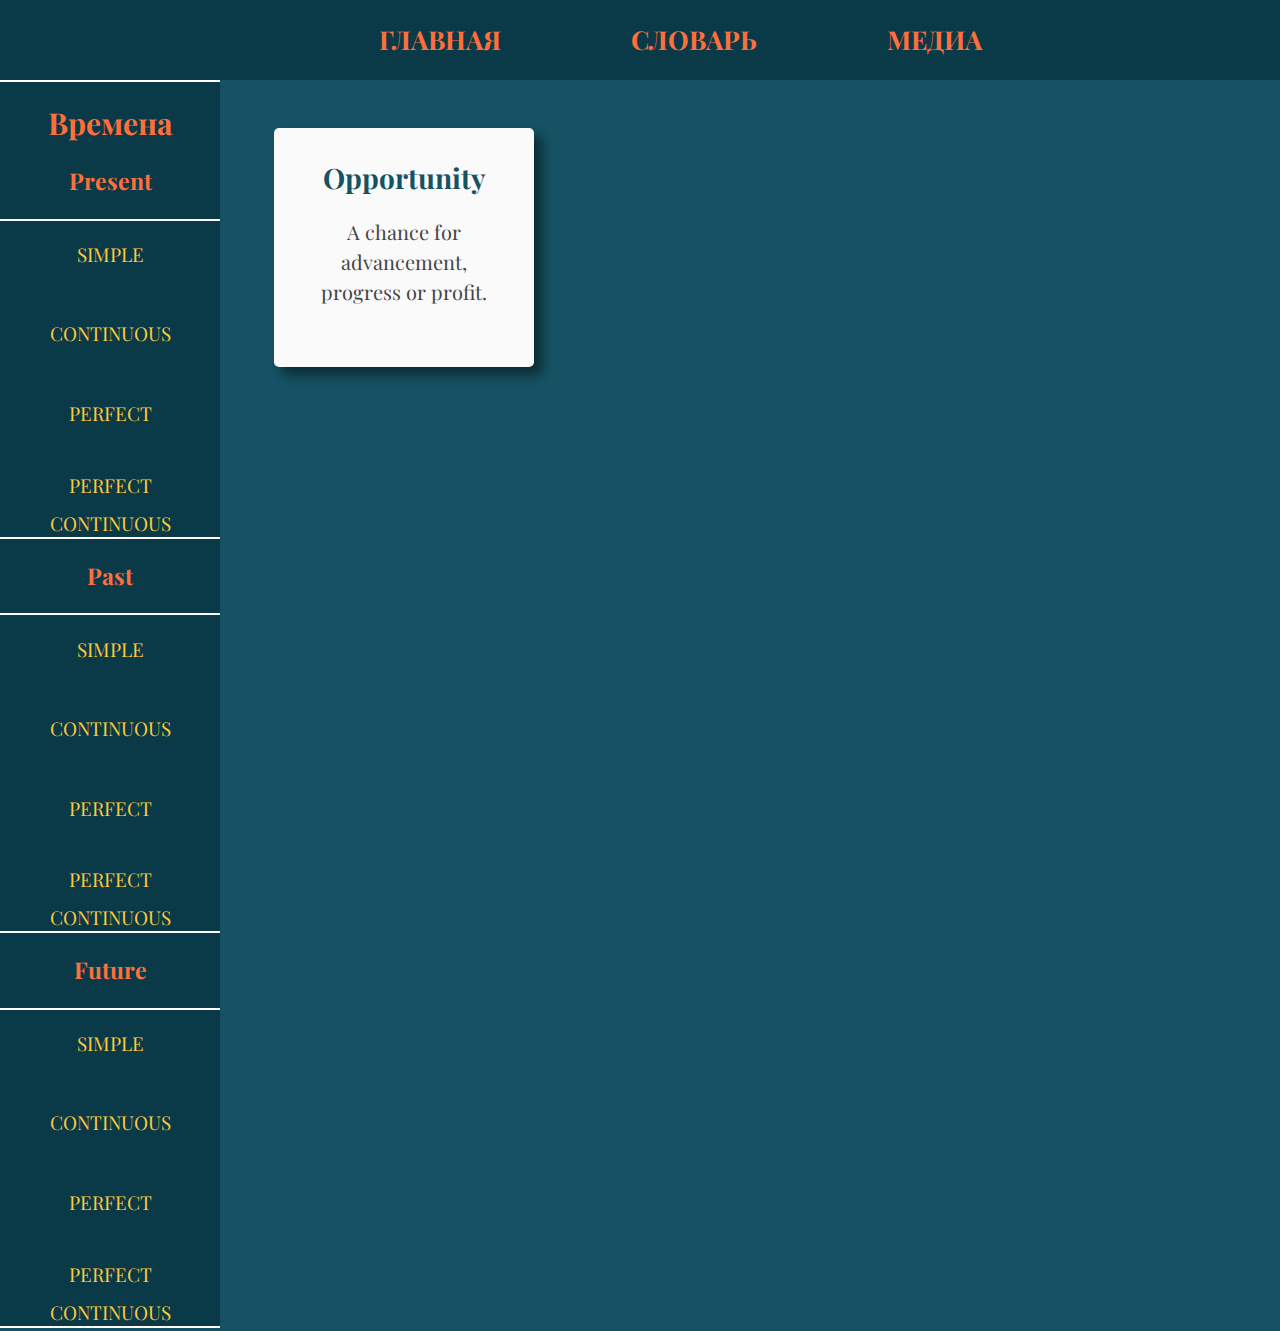
<file: index.html>
<!DOCTYPE html>
<html>

<head>
    <meta charset="UTF-8">
    <title>Главная</title>
     <meta name="viewport" content="width=device-width, initial-scale=1">
    <!-- Подключаем UIKit по ссылке с api.oneteacher.space -->
    <link rel="stylesheet" href="css/uikit.min.css">
    <link rel="stylesheet" href="css/style.css">
</head>
<body>
    <div class="uk-navbar-container">
        <div class="uk-container uk-container-expand">
            <nav class="uk-navbar">

                <div class="uk-navbar-left">
                    <div class="uk-navbar-item uk-logo uk-text-bold uk-text-danger">
                    </div>
                </div>
                <div class="uk-navbar-center">
                    <a href="index.html" class="uk-margin-center a"> ГЛАВНАЯ</a>
                    <a href="pokedex.html" class=" uk-margin-center a"> СЛОВАРЬ</a>
                    <a href="media.html" class=" uk-margin-center a"> МЕДИА</a>
                </div>
                <div class="uk-navbar-right">

                </div>

            </nav>
        </div>
    </div>

    <div class="mainSection">

            <div class="uk-width-1-5 border2">
                <h4>Времена</h4>
                <p class="tenses">Present</p>
                <div class="uk-inline">
                    <button class="uk-button border2" type="button">Simple</button>
                    <div class="uk-background-secondary uk-light uk-width-large" uk-dropdown="pos: right-center; mode: click">Действие совершается постоянно<br>Как формируется: V / Vs<br>Вспомогательный глагол: do / does</div>
                </div>
                <div class="uk-inline">
                    <button class="uk-button " type="button">Continuous</button>
                    <div class="uk-background-secondary uk-light uk-width-large" uk-dropdown="pos: right-center; mode: click">Действие совершается сейчас<br>Как формируется: am/is/are + Ving</div>
                </div>
                <div class="uk-inline">
                    <button class="uk-button " type="button">Perfect</button>
                    <div class="uk-background-secondary uk-light uk-width-large" uk-dropdown="pos: right-center; mode: click">Действие совершилось и имеет связь с настоящим<br>Как формируется: have/has + Ved/V3</div>
                </div>
                <div class="uk-inline">
                    <button class="uk-button border" type="button">Perfect Continuous</button>
                    <div class="uk-background-secondary uk-light uk-width-large" uk-dropdown="pos: right-center; mode: click">Начатое действие продолжается<br>Как формируется: have/has + been + Ving</div>
                </div>
                <p class="tenses">Past</p>
                <div class="uk-inline">
                    <button class="uk-button border2" type="button">Simple</button>
                    <div class="uk-background-secondary uk-light uk-width-large" uk-dropdown="pos: right-center; mode: click">Действие совершилось<br>Как формируется: Ved/V2<br>Вспомогательный глагол: did</div>
                </div>
                <div class="uk-inline">
                    <button class="uk-button " type="button">Continuous</button>
                    <div class="uk-background-secondary uk-light uk-width-large" uk-dropdown="pos: right-center; mode: click">Действие совершалось в точное время в прошлом<br>Как формируется: was/were + Ving</div>
                </div>
                <div class="uk-inline">
                    <button class="uk-button " type="button">Perfect</button>
                    <div class="uk-background-secondary uk-light uk-width-large" uk-dropdown="pos: right-center; mode: click">Действие совершилось раньше другого действия<br>Как формируется: had + Ved/V3</div>
                </div>
                <div class="uk-inline">
                    <button class="uk-button border" type="button">Perfect Continuous</button>
                    <div class="uk-background-secondary uk-light uk-width-large" uk-dropdown="pos: right-center; mode: click">Начатое действие продолжалось до момента в прошлом<br>Как формируется: had + been + Ving</div>
                </div>
                <p class="tenses">Future</p>
                <div class="uk-inline">
                    <button class="uk-button border2" type="button">Simple</button>
                    <div class="uk-background-secondary uk-light uk-width-large" uk-dropdown="pos: right-center; mode: click">Действие совершится<br>Как формируется: will + V</div>
                </div>
                <div class="uk-inline">
                    <button class="uk-button " type="button">Continuous</button>
                    <div class="uk-background-secondary uk-light uk-width-large" uk-dropdown="pos: right-center; mode: click">Действие будет совершатся в будущем<br>Как формируется: will + be + Ving</div>
                </div>
                <div class="uk-inline">
                    <button class="uk-button " type="button">Perfect</button>
                    <div class="uk-background-secondary uk-light uk-width-large" uk-dropdown="pos: right-center; mode: click">Действие совершится раньше другого действия<br>Как формируется: will + have + Ved/V3</div>
                </div>
                <div class="uk-inline">
                    <button class="uk-button border" type="button">Perfect Continuous</button>
                    <div class="uk-background-secondary uk-light uk-width-large" uk-dropdown="pos: right-center; mode: click">Начатое действие будет продолжаться до момента в будущем<br>Как формируется: will + have + been + Ving</div>
                </div>
            </div>

            <div id="cardContainer" uk-grid="masonry: true" class="uk-container uk-container-expand">
                <div>
                    <div>
                        <div id="wordCard" class="uk-card uk-card-body dop">
                            
                            <h3 class="uk-card-title">
                                Opportunity
                            </h3>
                            <div class="card">
                                <p class="pcard">
                                A chance for advancement, progress or profit.
                            </p>
                            </div>
                        </div>
                    </div>
                </div>
                
    </div>
    </div> 
</body>
<script src="js/uikit.min.js"></script>
<script src="js/uikit-icons.min.js"></script>
<script src="js/handlebars-v4.1.2.js"></script>
<script src="js/script.js"></script>
<script>
            
</script>
</html>
</file>
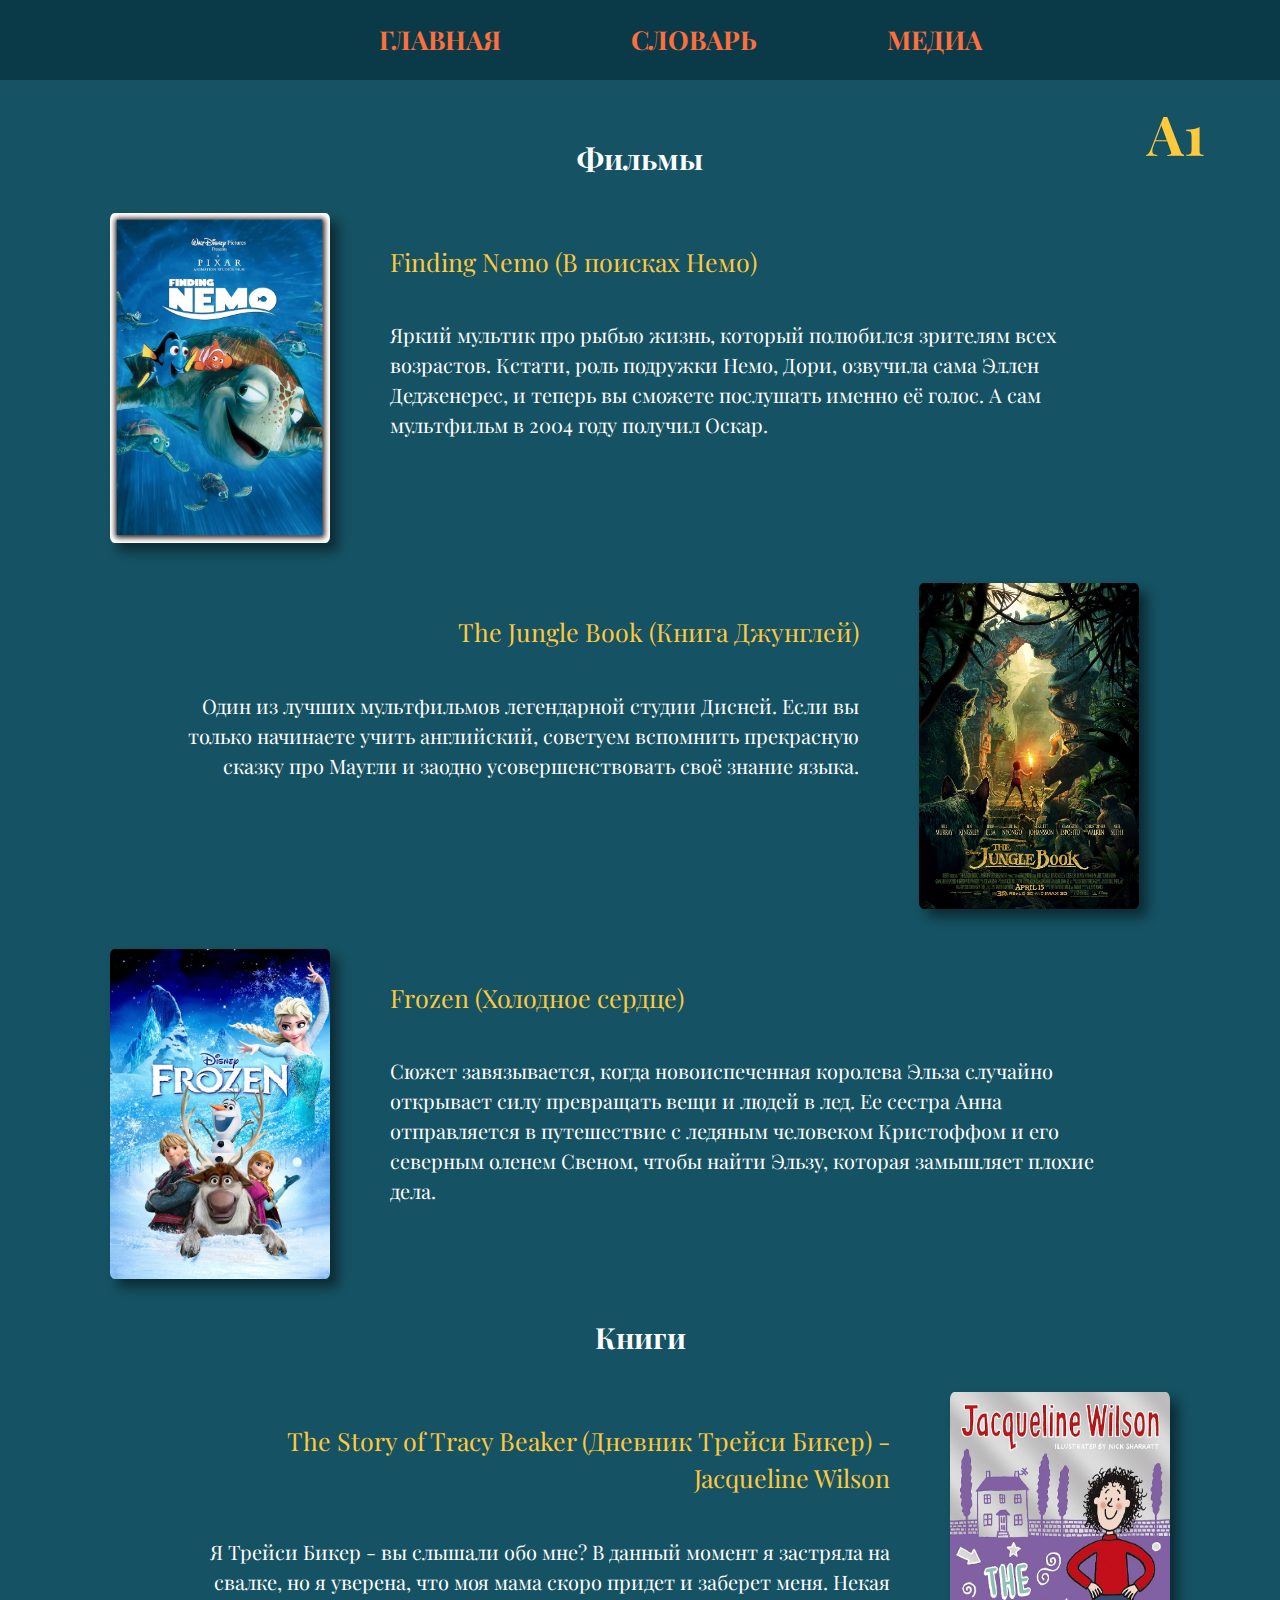
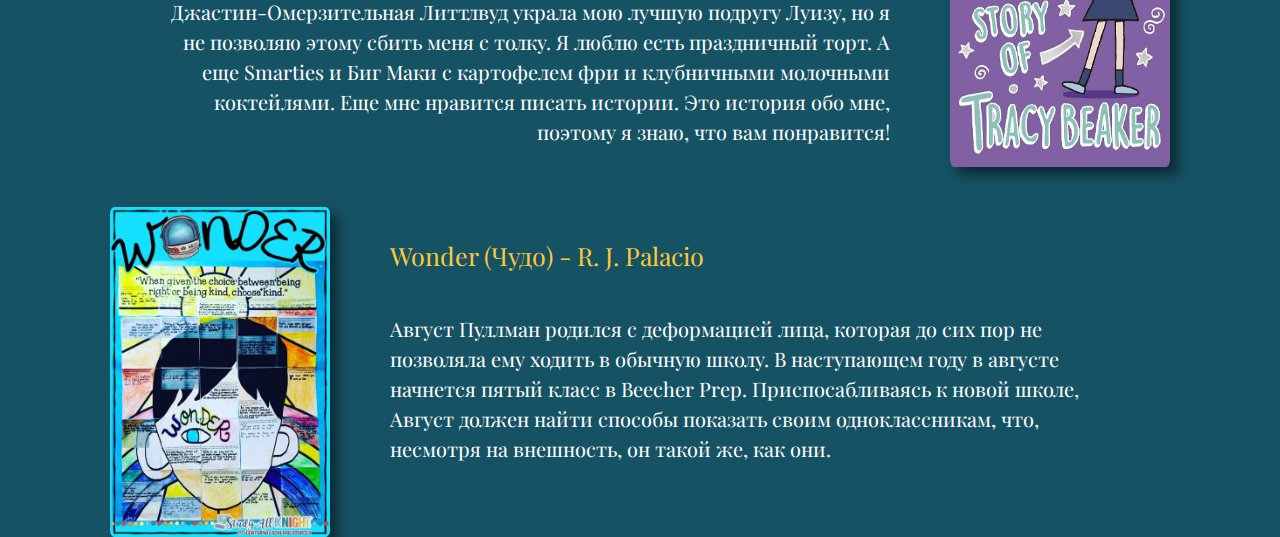
<file: a1.html>
<!DOCTYPE html>
<html>

<head>
    <meta charset="UTF-8">
    <title>A1</title>
    <meta name="viewport" content="width=device-width, initial-scale=1">
    <!-- Подключаем UIKit по ссылке с api.oneteacher.space -->
    <link rel="stylesheet" href="css/uikit.min.css">
    <link rel="stylesheet" href="css/style.css">
</head>
<body>
    <div class="uk-navbar-container">
        <div class="uk-container uk-container-large">
            <nav class="uk-navbar">

                <div class="uk-navbar-left">
                    <div class="uk-navbar-item uk-logo uk-text-bold uk-text-danger">
                    </div>
                </div>
                <div class="uk-navbar-center">
                    <a href="index.html" class="uk-margin-center a"> ГЛАВНАЯ</a>
                    <a href="pokedex.html" class=" uk-margin-center a"> СЛОВАРЬ</a>
                    <a href="media.html" class=" uk-margin-center a"> МЕДИА</a>
                </div>
                <div class="uk-navbar-right">
                </div>

            </nav>
        </div>
    </div>
    <h1 class="uk-card-title6">A1</h1>
    <div class="uk-container uk-flex uk-flex-center pok"
        uk-height-viewport="offset-top: true">
        <div class="uk-width-1-1 pok">
            <h2 class="uk-card-title4" >Фильмы</h2>
            <div class="uk-flex cart">
                <a class='img1' href="https://www.youtube.com/watch?v=SPHfeNgogVs">
                    <img class="img" src="img/nemo.jpg">
                </a>
                <div class="column">
                    <p class="topic left">Finding Nemo (В поисках Немо)</p>
                    <p class="text left">Яркий мультик про рыбью жизнь, который полюбился зрителям всех возрастов. Кстати, роль подружки Немо, Дори, озвучила сама Эллен Дедженерес, и теперь вы сможете послушать именно её голос. А сам мультфильм в 2004 году получил Оскар. </p>
                </div>
            </div>
            
            <div class="uk-flex cart">
                <div class="column">
                    <p class="topic right">The Jungle Book (Книга Джунглей)</p>
                    <p class="text right">Один из лучших мультфильмов легендарной студии Дисней. Если вы только начинаете учить английский, советуем вспомнить прекрасную сказку про Маугли и заодно усовершенствовать своё знание языка.</p>
                </div>
                <a href="https://www.youtube.com/watch?v=C4qgAaxB_pc" class="img1">
                    <img class="img" src="img/jb.jpg">
                </a>
                
            </div>

            <div class="uk-flex cart">
                <a href="https://www.youtube.com/watch?v=2Jw-AeaU5WI" class="img1">
                   <img class="img" src="img/frozen.jpg"> 
                </a>
                
                <div class="column">
                    <p class="topic">Frozen (Холодное сердце)</p>
                    <p class="text">Сюжет завязывается, когда новоиспеченная королева Эльза случайно открывает силу превращать вещи и людей в лед. Ее сестра Анна отправляется в путешествие с ледяным человеком Кристоффом и его северным оленем Свеном, чтобы найти Эльзу, которая замышляет плохие дела.</p>
                </div>
            </div>

            <h2 class="uk-card-title4" >Книги</h2>

            <div class="uk-flex cart">
                <div class="column">
                    <p class="topic right">The Story of Tracy Beaker (Дневник Трейси Бикер) - Jacqueline Wilson</p>
                    <p class="text right">Я Трейси Бикер - вы слышали обо мне? В данный момент я застрялa на свалке, но я уверенa, что моя мама скоро придет и заберет меня. Некая Джастин-Омерзительная Литтлвуд украла мою лучшую подругу Луизу, но я не позволяю этому сбить меня с толку. Я люблю есть праздничный торт. А еще Smarties и Биг Маки с картофелем фри и клубничными молочными коктейлями. Еще мне нравится писать истории. Это история обо мне, поэтому я знаю, что вам понравится!</p>
                </div>
                <img class="img" src="img/tb.jpg">
            </div>

            <div class="uk-flex cart">
                <img class="img" src="img/wonder.jpg">
                <div class="column">
                    <p class="topic left">Wonder (Чудо) - R. J. Palacio</p>
                    <p class="text left">Август Пуллман родился с деформацией лица, которая до сих пор не позволяла ему ходить в обычную школу. В наступающем году в августе начнется пятый класс в Beecher Prep. Приспосабливаясь к новой школе, Август должен найти способы показать своим одноклассникам, что, несмотря на внешность, он такой же, как они.</p>
                </div>
            </div>
            

        </div>
    </div>

</body>
<script src="js/uikit.min.js"></script>
<script src="js/uikit-icons.min.js"></script>
<script src="js/handlebars-v4.1.2.js"></script>
<script src="js/script.js"></script>

</html>
</file>
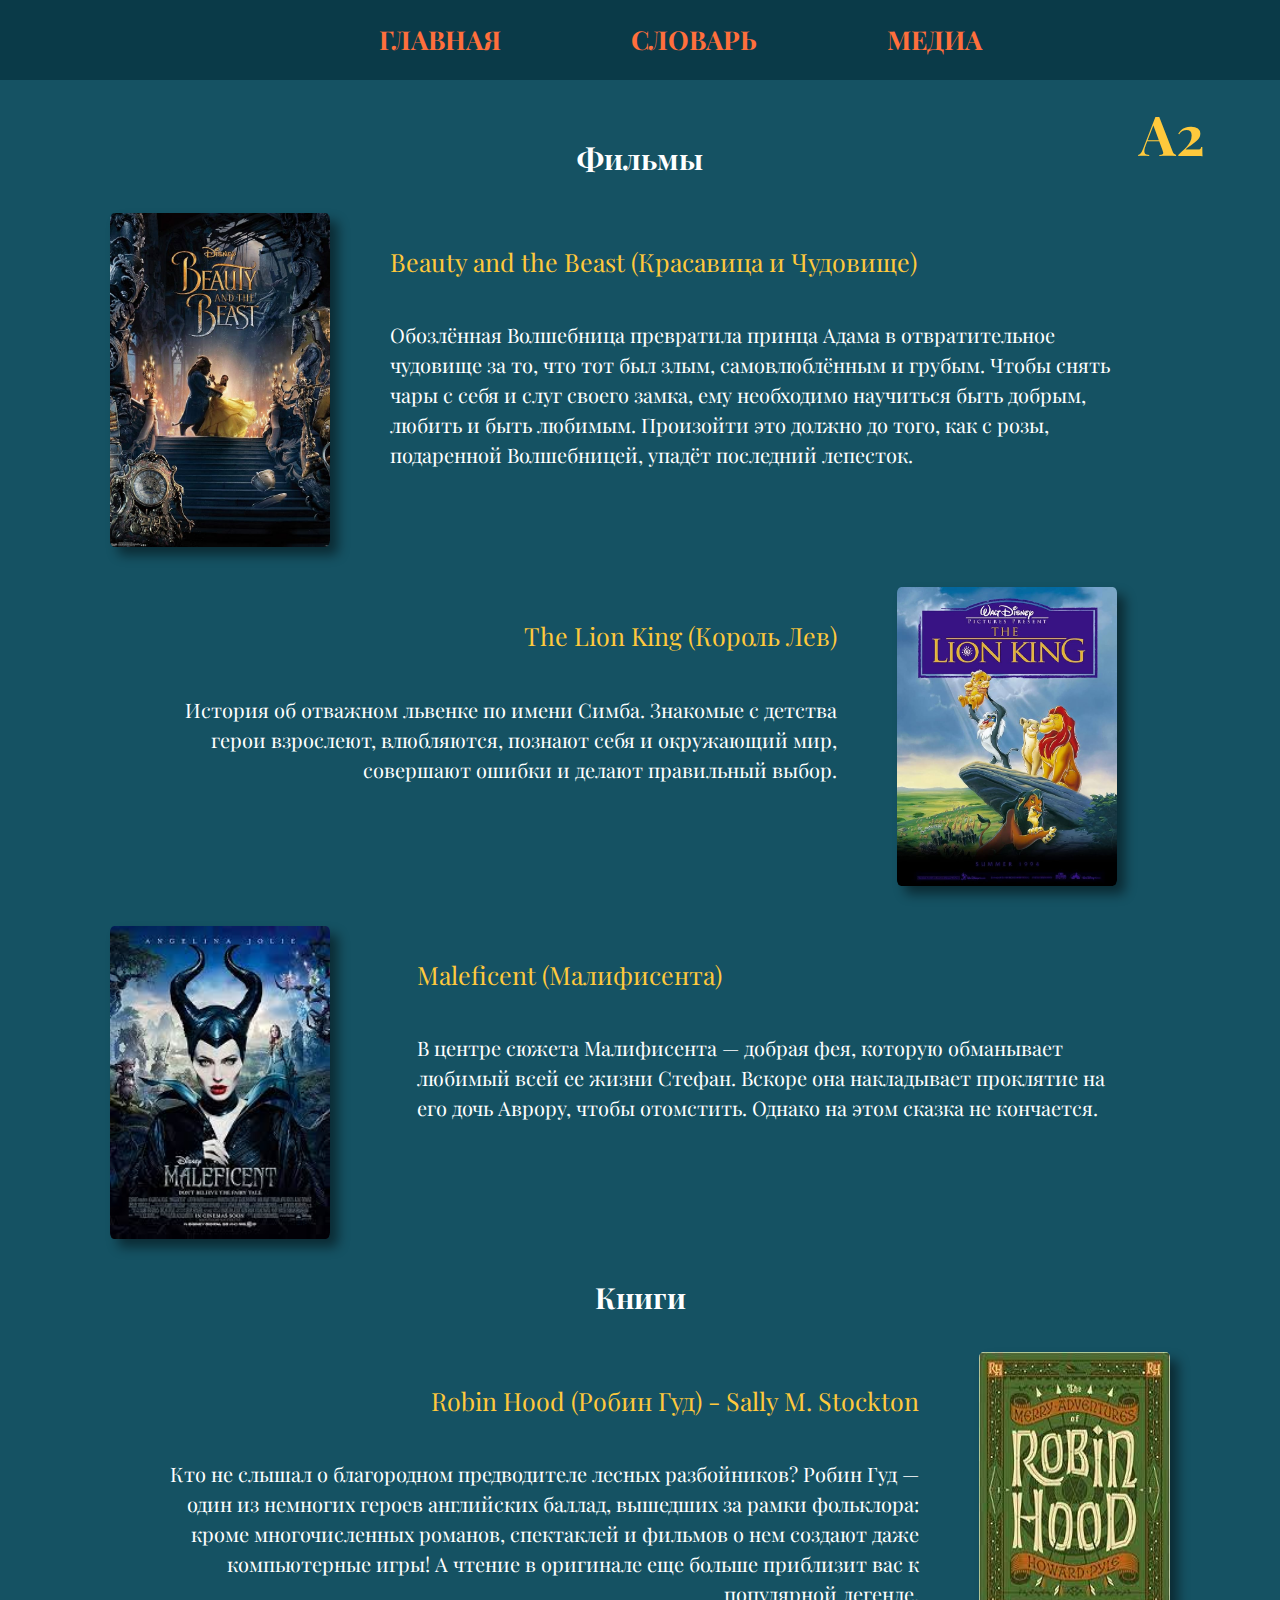
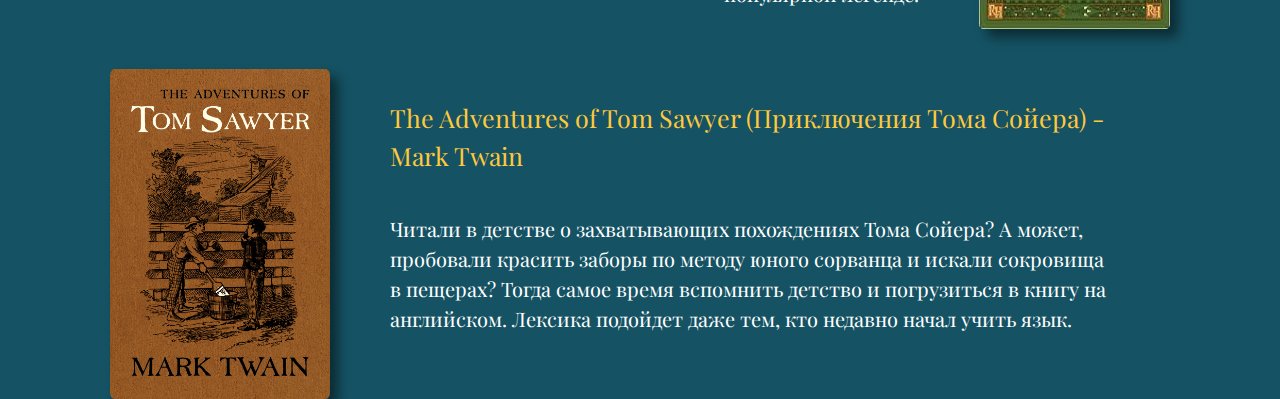
<file: a2.html>
<!DOCTYPE html>
<html>

<head>
    <meta charset="UTF-8">
    <title>A2</title>
    <meta name="viewport" content="width=device-width, initial-scale=1">
    <!-- Подключаем UIKit по ссылке с api.oneteacher.space -->
    <link rel="stylesheet" href="css/uikit.min.css">
    <link rel="stylesheet" href="css/style.css">
</head>
<body>
    <div class="uk-navbar-container">
        <div class="uk-container uk-container-large">
            <nav class="uk-navbar">

                <div class="uk-navbar-left">
                    <div class="uk-navbar-item uk-logo uk-text-bold uk-text-danger">
                    </div>
                </div>
                <div class="uk-navbar-center">
                    <a href="index.html" class="uk-margin-center a"> ГЛАВНАЯ</a>
                    <a href="pokedex.html" class=" uk-margin-center a"> СЛОВАРЬ</a>
                    <a href="media.html" class=" uk-margin-center a"> МЕДИА</a>
                </div>
                <div class="uk-navbar-right">
                </div>

            </nav>
        </div>
    </div>
<h1 class="uk-card-title6">A2</h1>
    <div class="uk-container uk-flex uk-flex-center pok"
        uk-height-viewport="offset-top: true">
        <div class="uk-width-1-1 pok">
            
            <h2 class="uk-card-title4" >Фильмы</h2>
            <div class="uk-flex cart">
                <a href="https://www.youtube.com/watch?app=desktop&v=RDDM_Cky9M8" class="img1">
                    <img class="img" src="img/bandb.jpg">
                </a>
                
                <div class="column">
                    <p class="topic left">Beauty and the Beast (Красавица и Чудовище)</p>
                    <p class="text left">Обозлённая Волшебница превратила принца Адама в отвратительное чудовище за то, что тот был злым, самовлюблённым и грубым. Чтобы снять чары с себя и слуг своего замка, ему необходимо научиться быть добрым, любить и быть любимым. Произойти это должно до того, как с розы, подаренной Волшебницей, упадёт последний лепесток.</p>
                </div>
            </div>
            
            <div class="uk-flex cart">
                <div class="column">
                    <p class="topic right">The Lion King (Король Лев)</p>
                    <p class="text right">История об отважном львенке по имени Симба. Знакомые с детства герои взрослеют, влюбляются, познают себя и окружающий мир, совершают ошибки и делают правильный выбор.</p>
                </div>
                <a href="https://www.youtube.com/watch?app=desktop&v=9kVmNBvRqgA" class="img1">
                    <img class="img" src="img/lionjpg.jpg">
                </a>
                
            </div>

            <div class="uk-flex cart">
                <a href="https://www.youtube.com/watch?v=URIRRRiF7Es" class="img1">
                    <img class="img" src="img/malef.jpeg">
                </a>
                
                <div class="column">
                    <p class="topic">Maleficent (Малифисента)</p>
                    <p class="text">В центре сюжета Малифисента — добрая фея, которую обманывает любимый всей ее жизни Стефан. Вскоре она накладывает проклятие на его дочь Аврору, чтобы отомстить. Однако на этом сказка не кончается.</p>
                </div>
            </div>

            <h2 class="uk-card-title4" >Книги</h2>

            <div class="uk-flex cart">
                <div class="column">
                    <p class="topic right">Robin Hood (Робин Гуд) - Sally M. Stockton</p>
                    <p class="text right">Кто не слышал о благородном предводителе лесных разбойников? Робин Гуд — один из немногих героев английских баллад, вышедших за рамки фольклора: кроме многочисленных романов, спектаклей и фильмов о нем создают даже компьютерные игры! А чтение в оригинале еще больше приблизит вас к популярной легенде.</p>
                </div>
                <img class="img" src="img/hood.jpeg">
            </div>

            <div class="uk-flex cart">
                <img class="img" src="img/tom.jpg">
                <div class="column">
                    <p class="topic left">The Adventures of Tom Sawyer (Приключения Тома Сойера) - Mark Twain</p>
                    <p class="text left">Читали в детстве о захватывающих похождениях Тома Сойера? А может, пробовали красить заборы по методу юного сорванца и искали сокровища в пещерах? Тогда самое время вспомнить детство и погрузиться в книгу на английском. Лексика подойдет даже тем, кто недавно начал учить язык. </p>
                </div>
            </div>
            

        </div>
    </div>

</body>
<script src="js/uikit.min.js"></script>
<script src="js/uikit-icons.min.js"></script>
<script src="js/handlebars-v4.1.2.js"></script>
<script src="js/script.js"></script>

</html>
</file>
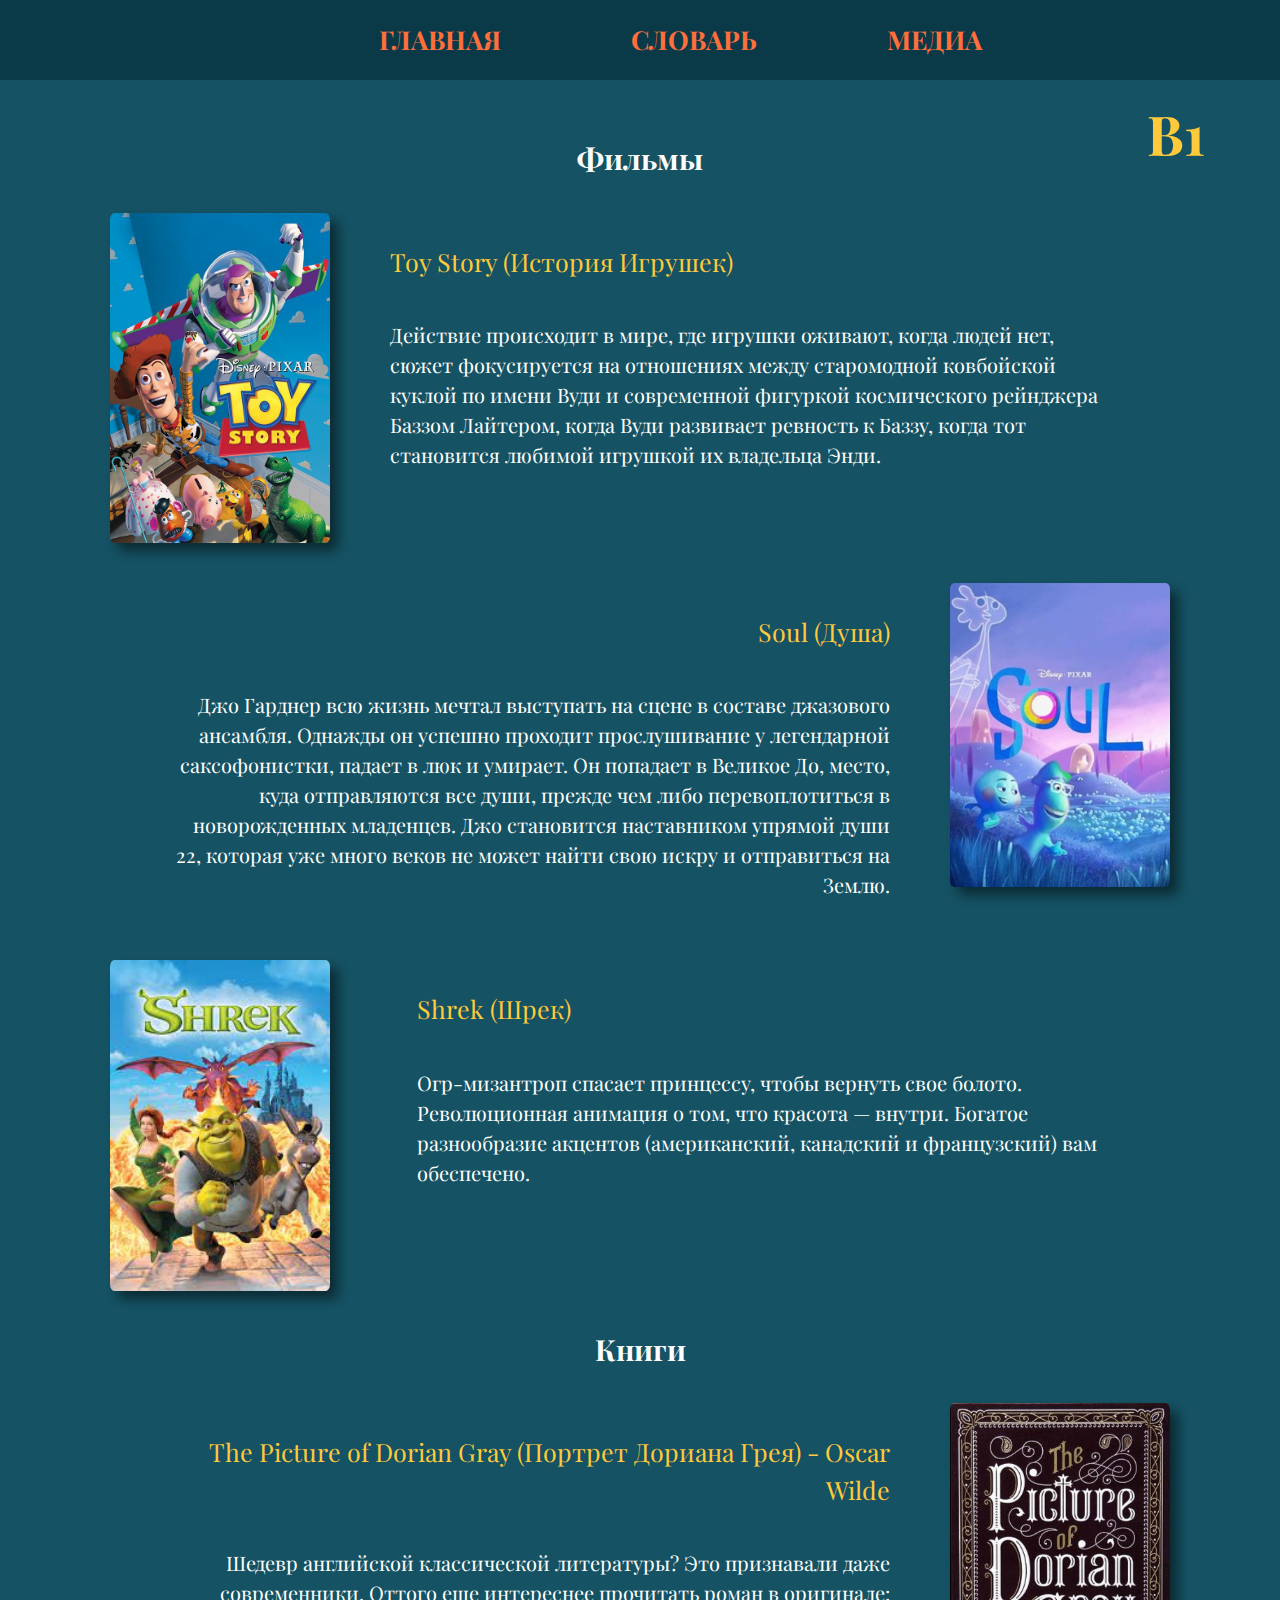
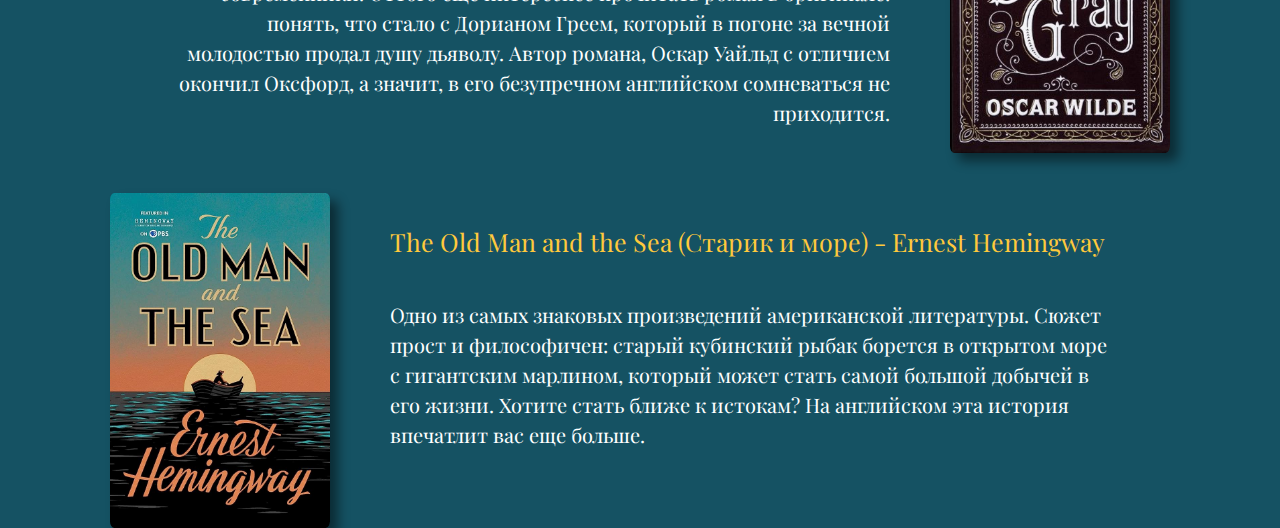
<file: b1.html>
<!DOCTYPE html>
<html>

<head>
    <meta charset="UTF-8">
    <title>B1</title>
    <meta name="viewport" content="width=device-width, initial-scale=1">
    <!-- Подключаем UIKit по ссылке с api.oneteacher.space -->
    <link rel="stylesheet" href="css/uikit.min.css">
    <link rel="stylesheet" href="css/style.css">
</head>
<body>
    <div class="uk-navbar-container">
        <div class="uk-container uk-container-large">
            <nav class="uk-navbar">

                <div class="uk-navbar-left">
                    <div class="uk-navbar-item uk-logo uk-text-bold uk-text-danger">
                    </div>
                </div>
                <div class="uk-navbar-center">
                    <a href="index.html" class="a uk-margin-center"> ГЛАВНАЯ</a>
                    <a href="pokedex.html" class="a uk-margin-center"> СЛОВАРЬ</a>
                    <a href="media.html" class="a uk-margin-center"> МЕДИА</a>
                </div>
                <div class="uk-navbar-right">
                </div>

            </nav>
        </div>
    </div>
     <h1 class="uk-card-title6">B1</h1>

    <div class="uk-container uk-flex uk-flex-center pok"
        uk-height-viewport="offset-top: true">
        <div class="uk-width-1-1 pok">
           
            <h2 class="uk-card-title4" >Фильмы</h2>
            <div class="uk-flex cart">
                <a href="https://www.youtube.com/watch?v=CxwTLktovTU" class="img1">
                    <img class="img" src="img/toy.jpeg">
                </a>
                
                <div class="column">
                    <p class="topic left">Toy Story (История Игрушек)</p>
                    <p class="text left">Действие происходит в мире, где игрушки оживают, когда людей нет, сюжет фокусируется на отношениях между старомодной ковбойской куклой по имени Вуди и современной фигуркой космического рейнджера Баззом Лайтером, когда Вуди развивает ревность к Баззу, когда тот становится любимой игрушкой их владельца Энди.</p>
                </div>
            </div>
            
            <div class="uk-flex cart">
                <div class="column">
                    <p class="topic right">Soul (Душа)</p>
                    <p class="text right">Джо Гарднер всю жизнь мечтал выступать на сцене в составе джазового ансамбля. Однажды он успешно проходит прослушивание у легендарной саксофонистки, падает в люк и умирает. Он попадает в Великое До, место, куда отправляются все души, прежде чем либо перевоплотиться в новорожденных младенцев. Джо становится наставником упрямой души 22, которая уже много веков не может найти свою искру и отправиться на Землю.</p>
                </div>
                <a href="https://www.youtube.com/watch?v=xOsLIiBStEs" class="img1">
                    <img class="img" src="img/soul.jpg">
                </a>
                
            </div>

            <div class="uk-flex cart">
                <a href="https://www.youtube.com/watch?v=CwXOrWvPBPk" class="img1">
                    <img class="img" src="img/shrek.jpeg">
                </a>
                
                <div class="column">
                    <p class="topic">Shrek (Шрек)</p>
                    <p class="text">Огр-мизантроп спасает принцессу, чтобы вернуть свое болото. Революционная анимация о том, что красота — внутри. Богатое разнообразие акцентов (американский, канадский и французский) вам обеспечено. </p>
                </div>
            </div>

            <h2 class="uk-card-title4" >Книги</h2>

            <div class="uk-flex cart">
                <div class="column">
                    <p class="topic right">The Picture of Dorian Gray (Портрет Дориана Грея) - Oscar Wilde</p>
                    <p class="text right">Шедевр английской классической литературы? Это признавали даже современники. Оттого еще интереснее прочитать роман в оригинале: понять, что стало с Дорианом Греем, который в погоне за вечной молодостью продал душу дьяволу. Автор романа, Оскар Уайльд с отличием окончил Оксфорд, а значит, в его безупречном английском сомневаться не приходится.</p>
                </div>
                <img class="img" src="img/dorian.jpg">
            </div>

            <div class="uk-flex cart">
                <img class="img" src="img/oldman.jpg">
                <div class="column">
                    <p class="topic left">The Old Man and the Sea (Старик и море) - Ernest Hemingway</p>
                    <p class="text left">Одно из самых знаковых произведений американской литературы. Сюжет прост и философичен: старый кубинский рыбак борется в открытом море с гигантским марлином, который может стать самой большой добычей в его жизни. Хотите стать ближе к истокам? На английском эта история впечатлит вас еще больше.</p>
                </div>
            </div>
            

        </div>
    </div>

</body>
<script src="js/uikit.min.js"></script>
<script src="js/uikit-icons.min.js"></script>
<script src="js/handlebars-v4.1.2.js"></script>
<script src="js/script.js"></script>

</html>
</file>
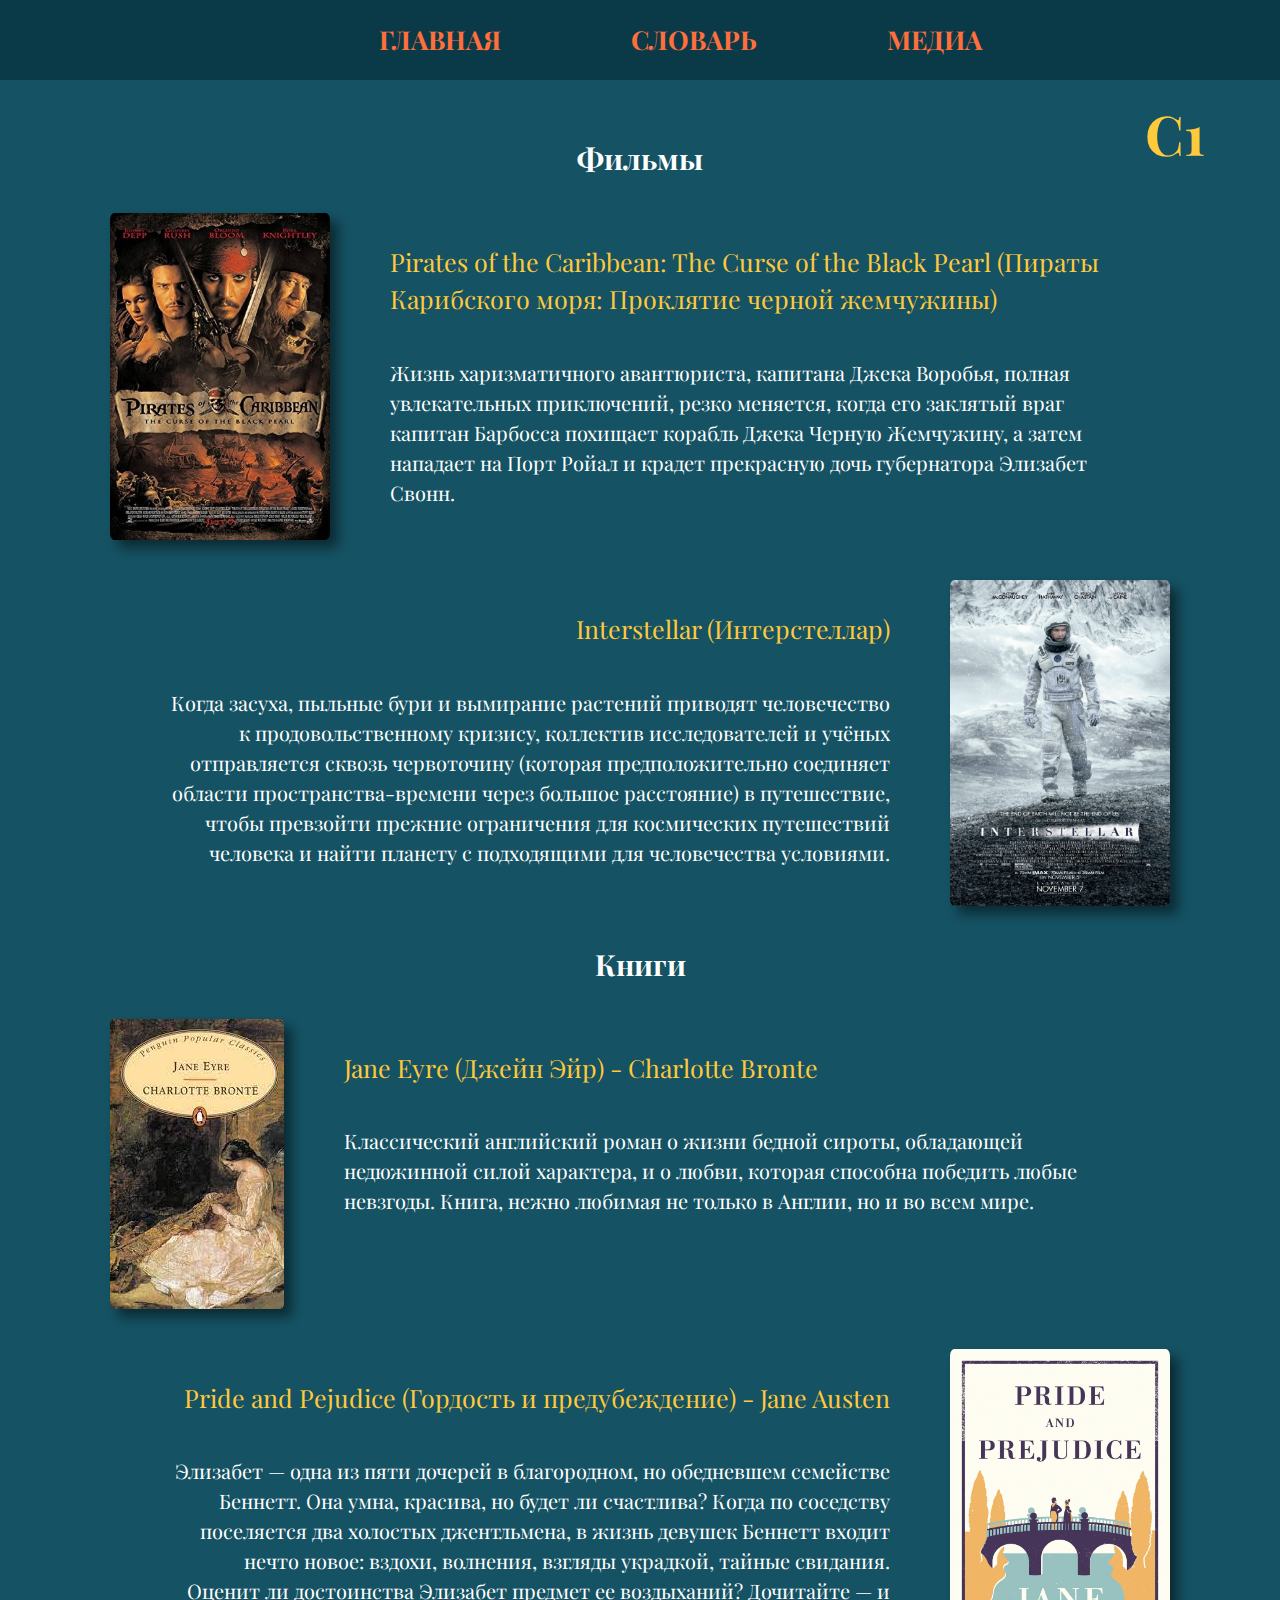
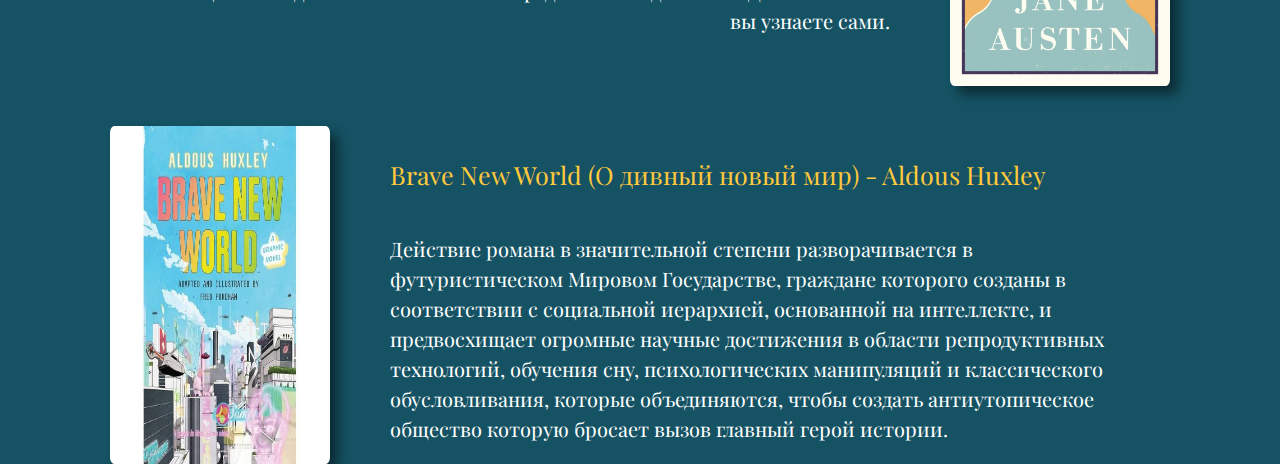
<file: c1.html>
<!DOCTYPE html>
<html>

<head>
    <meta charset="UTF-8">
    <title>C1</title>
    <meta name="viewport" content="width=device-width, initial-scale=1">
    <!-- Подключаем UIKit по ссылке с api.oneteacher.space -->
    <link rel="stylesheet" href="css/uikit.min.css">
    <link rel="stylesheet" href="css/style.css">
</head>
<body>
    <div class="uk-navbar-container">
        <div class="uk-container uk-container-large">
            <nav class="uk-navbar">

                <div class="uk-navbar-left">
                    <div class="uk-navbar-item uk-logo uk-text-bold uk-text-danger">
                    </div>
                </div>
                <div class="uk-navbar-center">
                    <a href="index.html" class="a uk-margin-center"> ГЛАВНАЯ</a>
                    <a href="pokedex.html" class="a uk-margin-center"> СЛОВАРЬ</a>
                    <a href="media.html" class="a uk-margin-center"> МЕДИА</a>
                </div>
                <div class="uk-navbar-right">
                </div>

            </nav>
        </div>
    </div>
<h1 class="uk-card-title6">C1</h1>
    <div class="uk-container uk-flex uk-flex-center pok"
        uk-height-viewport="offset-top: true">
        <div class="uk-width-1-1 pok">
            
            <h2 class="uk-card-title4" >Фильмы</h2>
            <div class="uk-flex cart">
                <a href="https://www.youtube.com/watch?v=naQr0uTrH_s" class="img1">
                    <img class="img" src="img/pirates.jpg">
                </a>
                
                <div class="column">
                    <p class="topic left">Pirates of the Caribbean: The Curse of the Black Pearl (Пираты Карибского моря: Проклятие черной жемчужины)</p>
                    <p class="text left">Жизнь харизматичного авантюриста, капитана Джека Воробья, полная увлекательных приключений, резко меняется, когда его заклятый враг капитан Барбосса похищает корабль Джека Черную Жемчужину, а затем нападает на Порт Ройал и крадет прекрасную дочь губернатора Элизабет Свонн.</p>
                </div>
            </div>
            
            <div class="uk-flex cart">
                <div class="column">
                    <p class="topic right">Interstellar (Интерстеллар)</p>
                    <p class="text right">Когда засуха, пыльные бури и вымирание растений приводят человечество к продовольственному кризису, коллектив исследователей и учёных отправляется сквозь червоточину (которая предположительно соединяет области пространства-времени через большое расстояние) в путешествие, чтобы превзойти прежние ограничения для космических путешествий человека и найти планету с подходящими для человечества условиями. </p>
                </div>
                <a href="https://www.youtube.com/watch?v=zSWdZVtXT7E" class="img1">
                    <img class="img" src="img/inter.jpg">
                </a>
                
            </div>

            <h2 class="uk-card-title4" >Книги</h2>

            <div class="uk-flex cart">
                <img class="img" src="img/je.jpeg">
                <div class="column">
                    <p class="topic left">Jane Eyre (Джейн Эйр) - Charlotte Bronte</p>
                    <p class="text left">Классический английский роман о жизни бедной сироты, обладающей недюжинной силой характера, и о любви, которая способна победить любые невзгоды. Книга, нежно любимая не только в Англии, но и во всем мире.</p>
                </div>
            </div>

            <div class="uk-flex cart">
                <div class="column">
                    <p class="topic right">Pride and Pejudice (Гордость и предубеждение) - Jane Austen</p>
                    <p class="text right">Элизабет — одна из пяти дочерей в благородном, но обедневшем семействе Беннетт. Она умна, красива, но будет ли счастлива? Когда по соседству поселяется два холостых джентльмена, в жизнь девушек Беннетт входит нечто новое: вздохи, волнения, взгляды украдкой, тайные свидания. Оценит ли достоинства Элизабет предмет ее воздыханий? Дочитайте — и вы узнаете сами.</p>
                </div>
                <img class="img" src="img/pandpbook.jpg">
            </div>

            <div class="uk-flex cart">
                <img class="img" src="img/world.jpeg">
                <div class="column">
                    <p class="topic left">Brave New World (О дивный новый мир) - Aldous Huxley</p>
                    <p class="text left">Действие романа в значительной степени разворачивается в футуристическом Мировом Государстве, граждане которого созданы в соответствии с социальной иерархией, основанной на интеллекте, и предвосхищает огромные научные достижения в области репродуктивных технологий, обучения сну, психологических манипуляций и классического обусловливания, которые объединяются, чтобы создать антиутопическое общество которую бросает вызов главный герой истории.</p>
                </div>
            </div>
            
        </div>
    </div>

</body>
<script src="js/uikit.min.js"></script>
<script src="js/uikit-icons.min.js"></script>
<script src="js/handlebars-v4.1.2.js"></script>
<script src="js/script.js"></script>

</html>
</file>
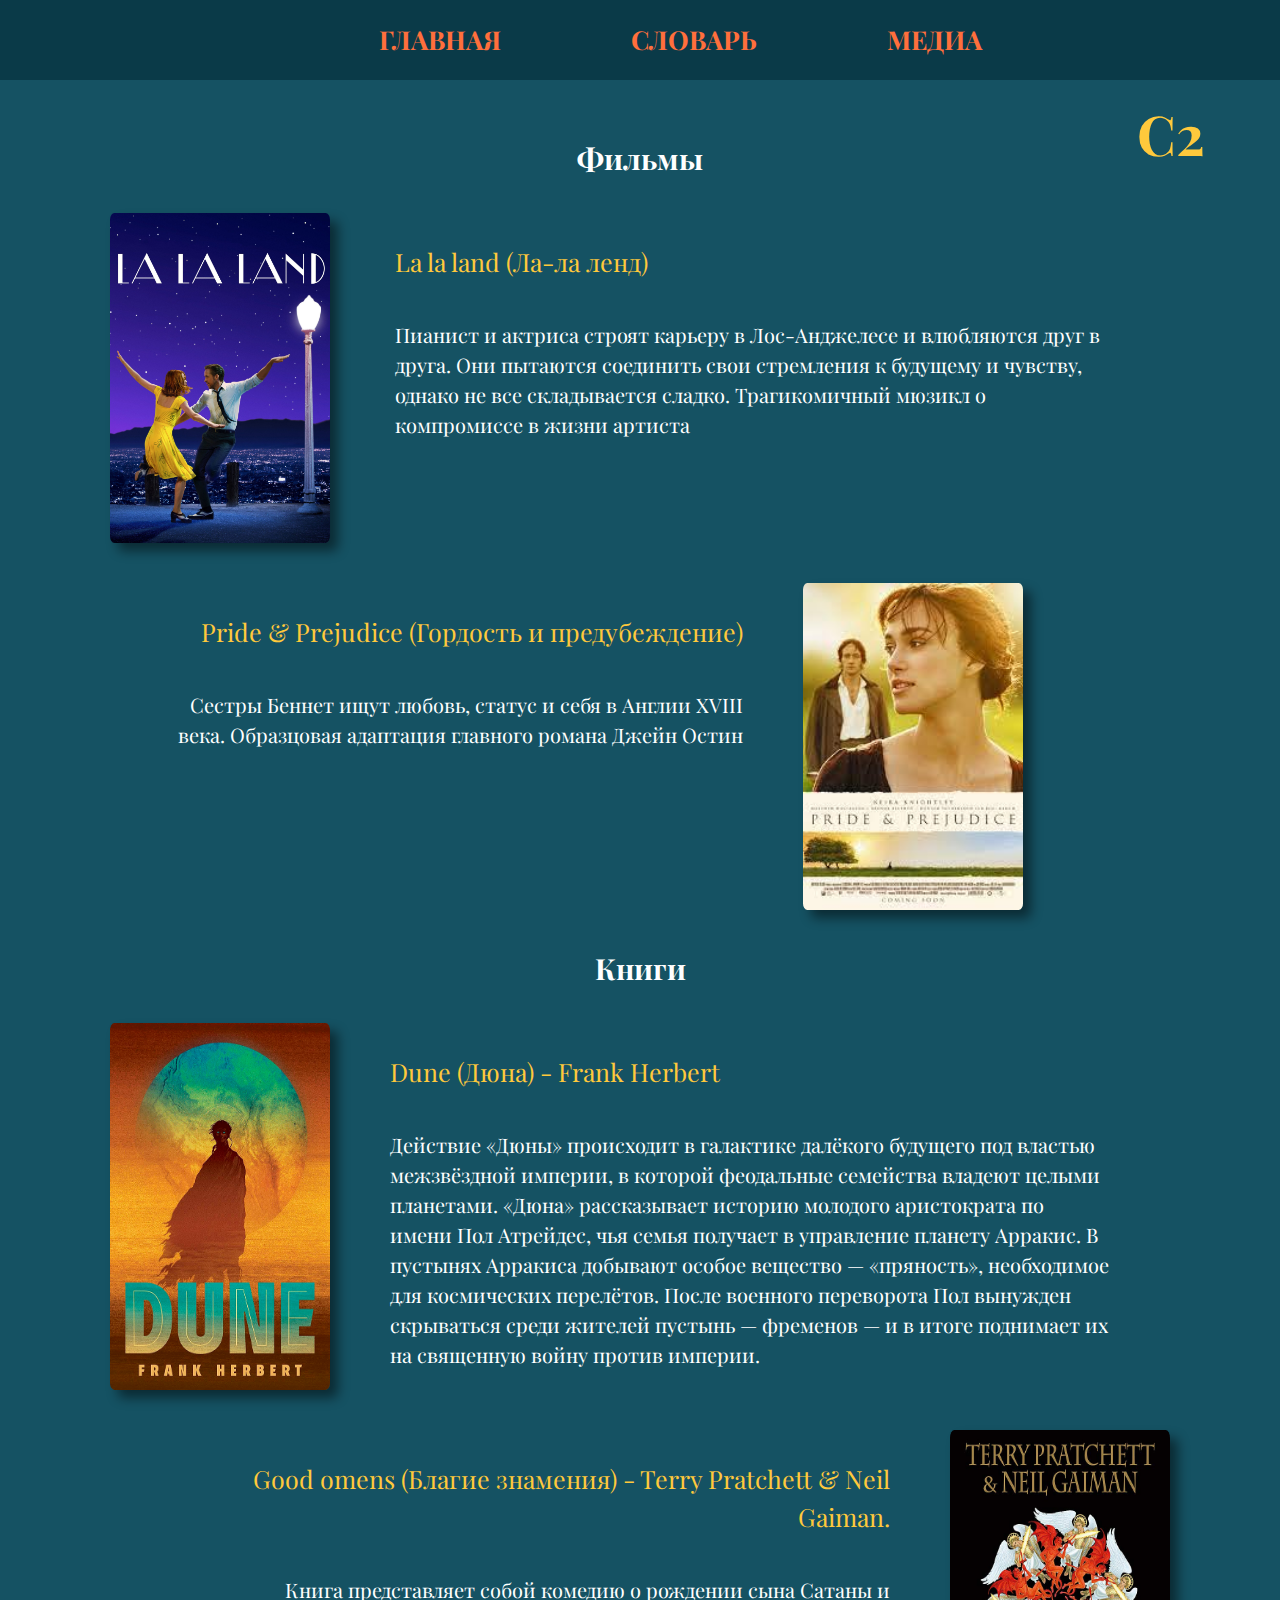
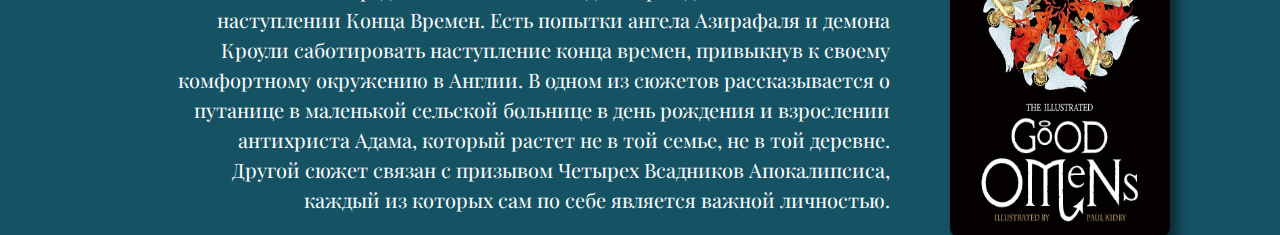
<file: c2.html>
<!DOCTYPE html>
<html>

<head>
    <meta charset="UTF-8">
    <title>C2</title>
    <meta name="viewport" content="width=device-width, initial-scale=1">
    <!-- Подключаем UIKit по ссылке с api.oneteacher.space -->
    <link rel="stylesheet" href="css/uikit.min.css">
    <link rel="stylesheet" href="css/style.css">
</head>
<body>
    <div class="uk-navbar-container">
        <div class="uk-container uk-container-large">
            <nav class="uk-navbar">

                <div class="uk-navbar-left">
                    <div class="uk-navbar-item uk-logo uk-text-bold uk-text-danger">
                    </div>
                </div>
                <div class="uk-navbar-center">
                    <a href="index.html" class="a uk-margin-center"> ГЛАВНАЯ</a>
                    <a href="pokedex.html" class="a uk-margin-center"> СЛОВАРЬ</a>
                    <a href="media.html" class="a uk-margin-center"> МЕДИА</a>
                </div>
                <div class="uk-navbar-right">
                </div>

            </nav>
        </div>
    </div>
       <h1 class="uk-card-title6">C2</h1>
    <div class="uk-container uk-flex uk-flex-center pok"
        uk-height-viewport="offset-top: true">
        <div class="uk-width-1-1 pok">
     
            <h2 class="uk-card-title4" >Фильмы</h2>
            <div class="uk-flex cart">
                <a href="https://www.youtube.com/watch?v=0pdqf4P9MB8" class="img1">
                    <img class="img" src="img/lala.jpg">
                </a>
                
                <div class="column">
                    <p class="topic left">La la land (Ла-ла ленд)</p>
                    <p class="text left">Пианист и актриса строят карьеру в Лос-Анджелесе и влюбляются друг в друга. Они пытаются соединить свои стремления к будущему и чувству, однако не все складывается сладко. Трагикомичный мюзикл о компромиссе в жизни артиста</p>
                </div>
            </div>
            
            <div class="uk-flex cart">
                <div class="column">
                    <p class="topic right">Pride & Prejudice (Гордость и предубеждение)</p>
                    <p class="text right">Сестры Беннет ищут любовь, статус и себя в Англии XVIII века. Образцовая адаптация главного романа Джейн Остин</p>
                </div>
                <a href="https://www.youtube.com/watch?v=Ur_DIHs92NM" class="img1">
                    <img class="img" src="img/pandp.jpeg">
                </a>
                
            </div>

            <h2 class="uk-card-title4" >Книги</h2>

            <div class="uk-flex cart">
                <img class="img" src="img/dune.jpg">
                <div class="column">
                    <p class="topic left">Dune (Дюна) - Frank Herbert</p>
                    <p class="text left">Действие «Дюны» происходит в галактике далёкого будущего под властью межзвёздной империи, в которой феодальные семейства владеют целыми планетами. «Дюна» рассказывает историю молодого аристократа по имени Пол Атрейдес, чья семья получает в управление планету Арракис. В пустынях Арракиса добывают особое вещество — «пряность», необходимое для космических перелётов. После военного переворота Пол вынужден скрываться среди жителей пустынь — фременов — и в итоге поднимает их на священную войну против империи.</p>
                </div>
            </div>

            <div class="uk-flex cart">
                <div class="column">
                    <p class="topic right">Good omens (Благие знамения) - Terry Pratchett & Neil Gaiman.</p>
                    <p class="text right">Книга представляет собой комедию о рождении сына Сатаны и наступлении Конца Времен. Есть попытки ангела Азирафаля и демона Кроули саботировать наступление конца времен, привыкнув к своему комфортному окружению в Англии. В одном из сюжетов рассказывается о путанице в маленькой сельской больнице в день рождения и взрослении антихриста Адама, который растет не в той семье, не в той деревне. Другой сюжет связан с призывом Четырех Всадников Апокалипсиса, каждый из которых сам по себе является важной личностью.</p>
                </div>
                <img class="img" src="img/omens.jpg">
            </div>
            
        </div>
    </div>

</body>
<script src="js/uikit.min.js"></script>
<script src="js/uikit-icons.min.js"></script>
<script src="js/handlebars-v4.1.2.js"></script>
<script src="js/script.js"></script>

</html>
</file>
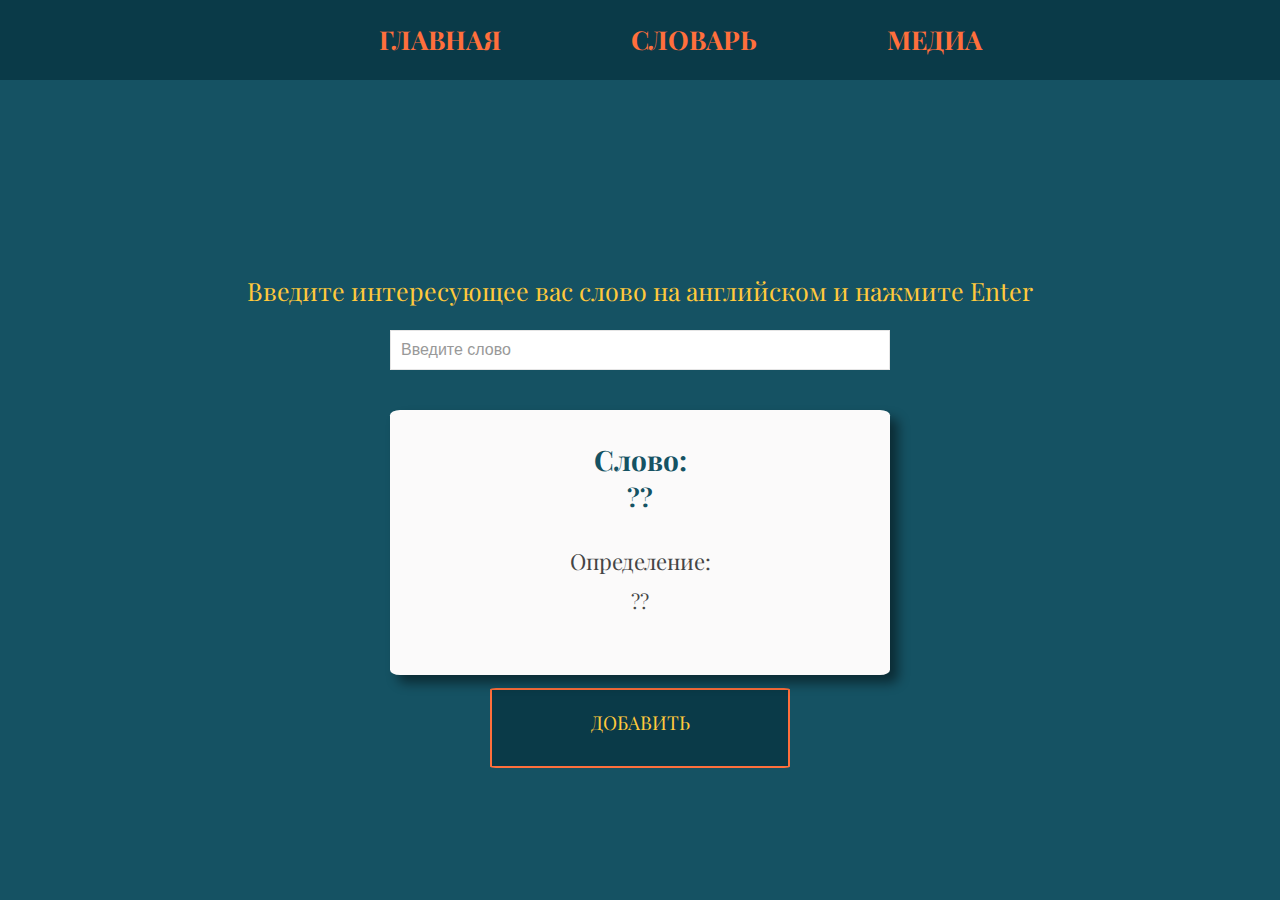
<file: dict.html>
<!DOCTYPE html>
<html>

<head>
    <meta charset="UTF-8">
    <title>Словарь</title>
    <!-- Подключаем UIKit по ссылке с api.oneteacher.space -->
    <link rel="stylesheet" href="css/uikit.min.css">
    <link rel="stylesheet" href="css/style.css">
</head>
<body>
    <div class="uk-navbar-container">
        <div class="uk-container uk-container-large">
            <nav class="uk-navbar">

                <div class="uk-navbar-left">
                    <div class="uk-navbar-item uk-logo uk-text-bold uk-text-danger">
                    </div>
                </div>
                <div class="uk-navbar-center">
                    <a href="index.html" class="uk-margin-center a"> ГЛАВНАЯ</a>
                    <a href="dict.html" class=" uk-margin-center a"> СЛОВАРЬ</a>
                    <a href="media.html" class=" uk-margin-center a"> МЕДИА</a>
                </div>
                <div class="uk-navbar-right">
                </div>

            </nav>
        </div>
    </div>

    <div class="uk-container uk-container-small uk-flex uk-flex-center pok"
        uk-height-viewport="offset-top: true">
        <div class="uk-width-1-1 pok">
            <p class="pokp">
                Введите интересующее вас слово на английском и нажмите Enter
            </p>

            <input id="pocname" type="text" class="uk-input uk-margin-bottom"
                placeholder="Введите слово">

            <div class="uk-card uk-card-body pokedex">
                
                <h3 id="word2" class="uk-card-title">
                    Слово: <p id="word">??</p>
                </h3>
                <h3 id = "def2" class="pcard ppok">
                    Определение: <p id="def">??</p>
                </h3>
            </div>
            <button id="addBtn" class="uk-button ">Добавить</button>
        </div>
    </div>

</body>
<script src="js/uikit.min.js"></script>
<script src="js/uikit-icons.min.js"></script>
<script src="js/handlebars-v4.1.2.js"></script>
<script src="js/script.js"></script>

</html>
</file>
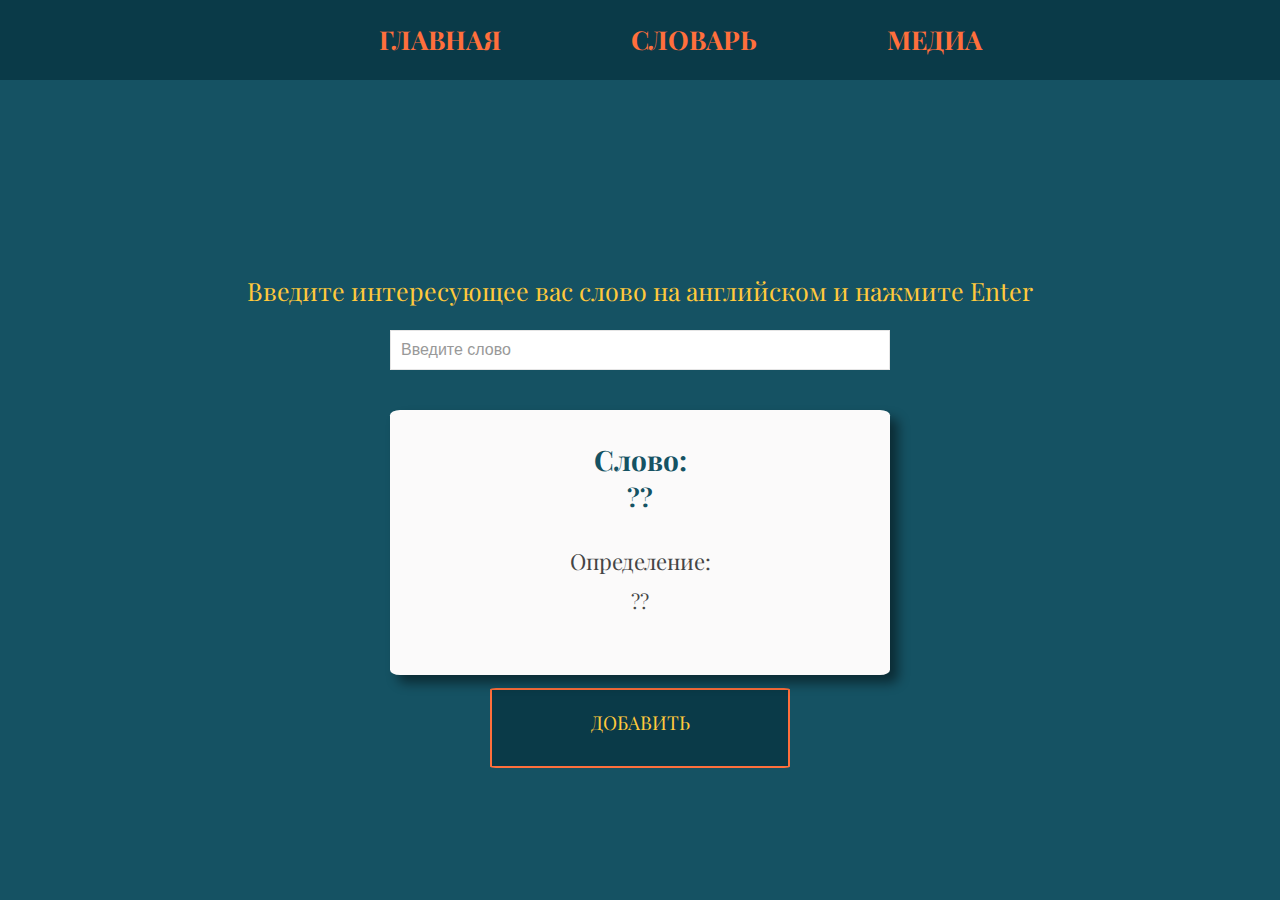
<file: pokedex.html>
<!DOCTYPE html>
<html>

<head>
    <meta charset="UTF-8">
    <title>Словарь</title>
    <!-- Подключаем UIKit по ссылке с api.oneteacher.space -->
    <link rel="stylesheet" href="css/uikit.min.css">
    <link rel="stylesheet" href="css/style.css">
</head>
<body>
    <div class="uk-navbar-container">
        <div class="uk-container uk-container-large">
            <nav class="uk-navbar">

                <div class="uk-navbar-left">
                    <div class="uk-navbar-item uk-logo uk-text-bold uk-text-danger">
                    </div>
                </div>
                <div class="uk-navbar-center">
                    <a href="index.html" class="uk-margin-center a"> ГЛАВНАЯ</a>
                    <a href="pokedex.html" class=" uk-margin-center a"> СЛОВАРЬ</a>
                    <a href="media.html" class=" uk-margin-center a"> МЕДИА</a>
                </div>
                <div class="uk-navbar-right">
                </div>

            </nav>
        </div>
    </div>

    <div class="uk-container uk-container-small uk-flex uk-flex-center pok"
        uk-height-viewport="offset-top: true">
        <div class="uk-width-1-1 pok">
            <p class="pokp">
                Введите интересующее вас слово на английском и нажмите Enter
            </p>

            <input id="pocname" type="text" class="uk-input uk-margin-bottom"
                placeholder="Введите слово">

            <div class="uk-card uk-card-body pokedex">
                
                <h3 id="word2" class="uk-card-title">
                    Слово: <p id="word">??</p>
                </h3>
                <h3 id = "def2" class="pcard ppok">
                    Определение: <p id="def">??</p>
                </h3>
            </div>
            <button id="addBtn" class="uk-button ">Добавить</button>
        </div>
    </div>

</body>
<script src="js/uikit.min.js"></script>
<script src="js/uikit-icons.min.js"></script>
<script src="js/handlebars-v4.1.2.js"></script>
<script src="js/script.js"></script>

</html>
</file>
<file: css/style.css>
@import url('https://fonts.googleapis.com/css2?family=Playfair+Display:wght@400;700&display=swap');
/*font-family: 'Nunito', sans-serif;
font-family: 'Vollkorn', serif;
background: #fae17f;
background: #FFCB05;*/
html{
    background:#155263;
    min-height: 100%;
    height: 1px;
}
.logo{
    width: 170px;
    margin: 20px 20px 20px 0px;
}
.logo2{
    width: 55px;
    margin: 20px 20px 20px 20px;
}
.a{
    font-family: 'Playfair Display', serif;
    margin: 10px 65px 10px 65px;
    font-size: 26px;
    line-height: 1; 
    color: #FF6F3C;
    transition: 0.6s;
    text-align: center;
}
h4{
    font-family: 'Playfair Display', serif;
    color: #FF6F3C;
    font-size: 30px;
    padding-top: 20px;
    text-align: center;
    font-weight: 700;
}
p{
    font-family: 'Playfair Display', serif;
}
.pcard{
    color: rgb(69, 69, 69);
    font-size: 20px;
    text-align: center;
}
a:hover{
    color: #e14a13;
    text-decoration: none;
}
.uk-navbar-center{
    margin-left: 40px;
    font-weight: 700;
}
.uk-navbar-container:not(.uk-navbar-transparent){
    background: #0a3a48;
    width: 100%;
}
.uk-width-1-5{
    background: #0a3a48;
    width: 220px;
}
.uk-button{
    color:#FFC93C;
    background-color: #0a3a48;
    font-family: 'Playfair Display', serif;
    width: 220px;
    height: 80px;
    font-size: 19px;
    padding: 7px;
    padding-bottom: 18px;
    border-bottom: 0px;
}
.uk-background-secondary{
    font-family: 'Playfair Display', serif;
    text-align: left;
    color: white;
    border-radius: 7%;

}
.mainSection{
    display: flex;
}

.uk-card-title{
    font-family: 'Playfair Display', serif;
    color: #155263;
    font-weight: 700;
    text-align: center;
    font-size: 28px;
    margin-top: -10px;
}
.uk-card-title:first-letter {
    text-transform: uppercase;
}
.pok{
    margin-top: 30px;
    display: flex;
    flex-direction: column;
    align-items: center;
}
.uk-card-title2{
    font-family: 'Playfair Display', serif;
    color: #FFC93C;
    font-weight: 700;
    text-align: center;
    font-size: 37px;
    margin-bottom: 40px;
}
.uk-card{
    background-color: #fbfafa;
    margin: 13px;
    max-width: 500px;
    min-height: 50px;
    border-radius: 2%;
    box-shadow: 8px 8px 12px rgba(0, 0, 0, 0.48);
}
.card{
    width: 180px;
    margin: auto;
}
.flex{
    display: flex;
    justify-content: space-between;
}
#cardContainer{
    margin-left: 1px;
    margin-top: 35px;
}
.imgcard{
    height: 170px;
}
.addcont{
    background-color: rgb(104, 104, 104);
    padding: 50px;
    display: flex;
    flex-direction: column;
    align-items: center;
}
.addp{
    color: rgb(255, 255, 255);
    font-size: 18px;
    text-align: center;
    margin-top: 0;
}
.pokp{
    color: #FFC93C;
    font-size: 25px;
    text-align: center;
}
.pokedex{
    margin-top: 20px;
    width: 500px;
    display: flex;
    flex-direction: column;
    align-items: center;
    justify-content: center;
}
.imgp{
    width: 170px;
}
.ppok{
    margin-top: -8px;
    font-size: 22px;
    font-family: 'Playfair Display', serif;
}
.border{
    border-bottom: solid 2px #ffffff;
}
.border2{
    border-top: solid 2px #ffffff;
}
.tenses{
    font-size: 23px;
    font-weight: 700;
    text-align: center;
    color: #FF6F3C;
}
.row{
    display: flex;
    flex-direction: row;
    margin-top: 45px;
}
.column{
    display: flex;
    flex-direction: column;
    margin: 0 60px;
}
.lvl{
    font-size: 35px;
    font-weight: 700;
    color: white;
    margin: 20px;
    margin-bottom: 15px;
}
.lvl:hover{
    color:rgb(188, 193, 198);
}
.lvl2{
    font-size: 35px;
    font-weight: 700;
    color: #FF6F3C;
    margin: 20px;
    margin-bottom: 15px;
}
.lvl2:hover{
    color:#c64212;
}
.uk-card-title3{
    margin-top: -10px;
    font-size: 32px;
    margin-bottom: -10px;
}
.uk-card-title4{
    font-family: 'Playfair Display', serif;
    color: #ffffff;
    font-weight: 700;
    text-align: center;
    font-size: 29px;
    margin-bottom: -5px;
}
.uk-card-title6{
    font-family: 'Playfair Display', serif;
    color: #FFC93C;
    font-weight: 700;
    text-align: center;
    font-size: 55px;
    margin-top: 0px;
    margin-bottom: -5px;
    position: absolute;
    top: 100px;
    right: 75px;
}
.img{
    width: 220px;
    border-radius: 2%;
    box-shadow: 8px 8px 12px rgba(0, 0, 0, 0.48);
}
.img1{
    width: 720px;
    transition: 0.6s;
    
}
.img1:hover{
    transform: scale(1.06);
}
.cart{
    margin-top: 40px;
    margin-right: 70px;
    margin-left: 70px;
    
}
.topic{
    font-size: 25px;
    color:#FFC93C;
    margin-top: 30px;
}
.text{
    font-size: 20px;
    color: #ffffff;
}
.right{
    text-align: right;
}
.left{
    text-align: left;
}
.dop{
    margin-bottom: 0px;
}
#addBtn{
    background-color: #0a3a48;
    border: #FF6F3C solid 2.5px;
    border-radius: 2%;
    min-width: 300px;
}
#pocname{
    width: 500px;
}
#word{
    font-size: 25px;
}
#def{
    font-size: 20px;
    margin-top: 10px;
}
</file>
